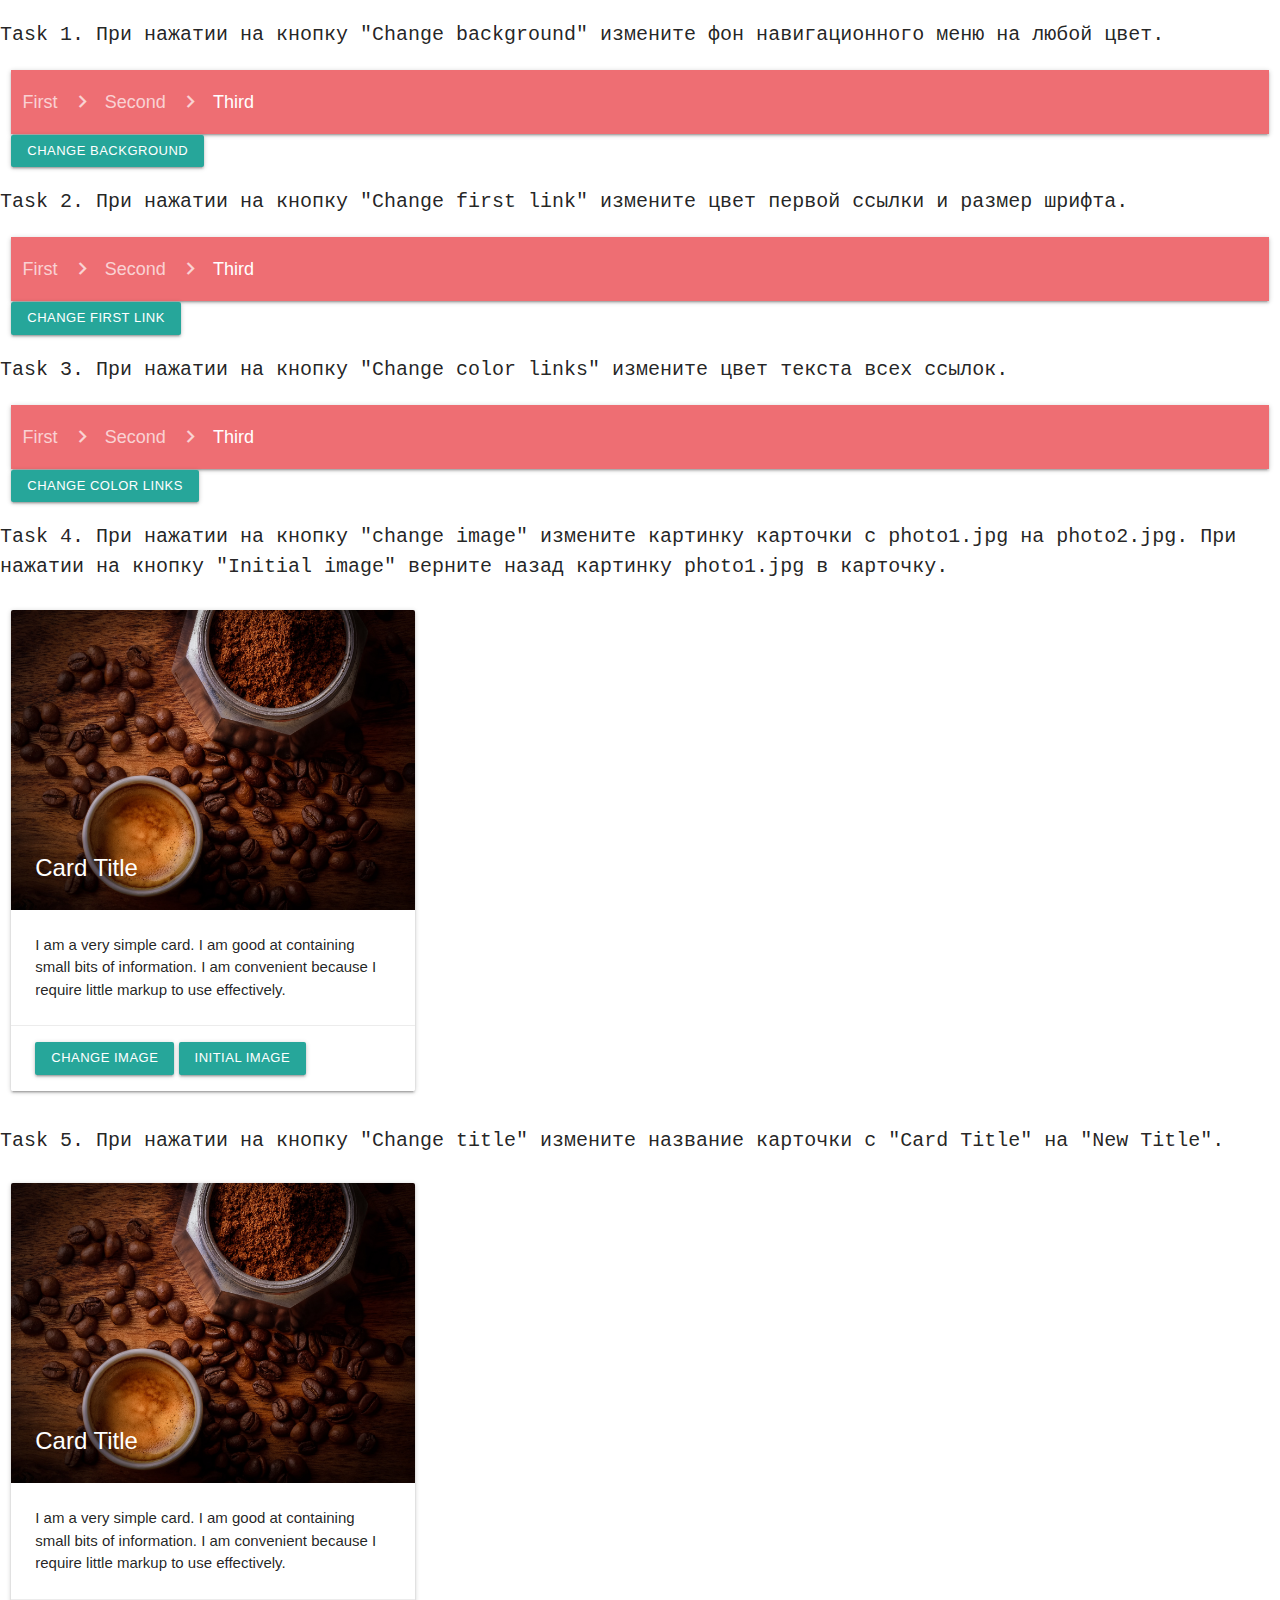
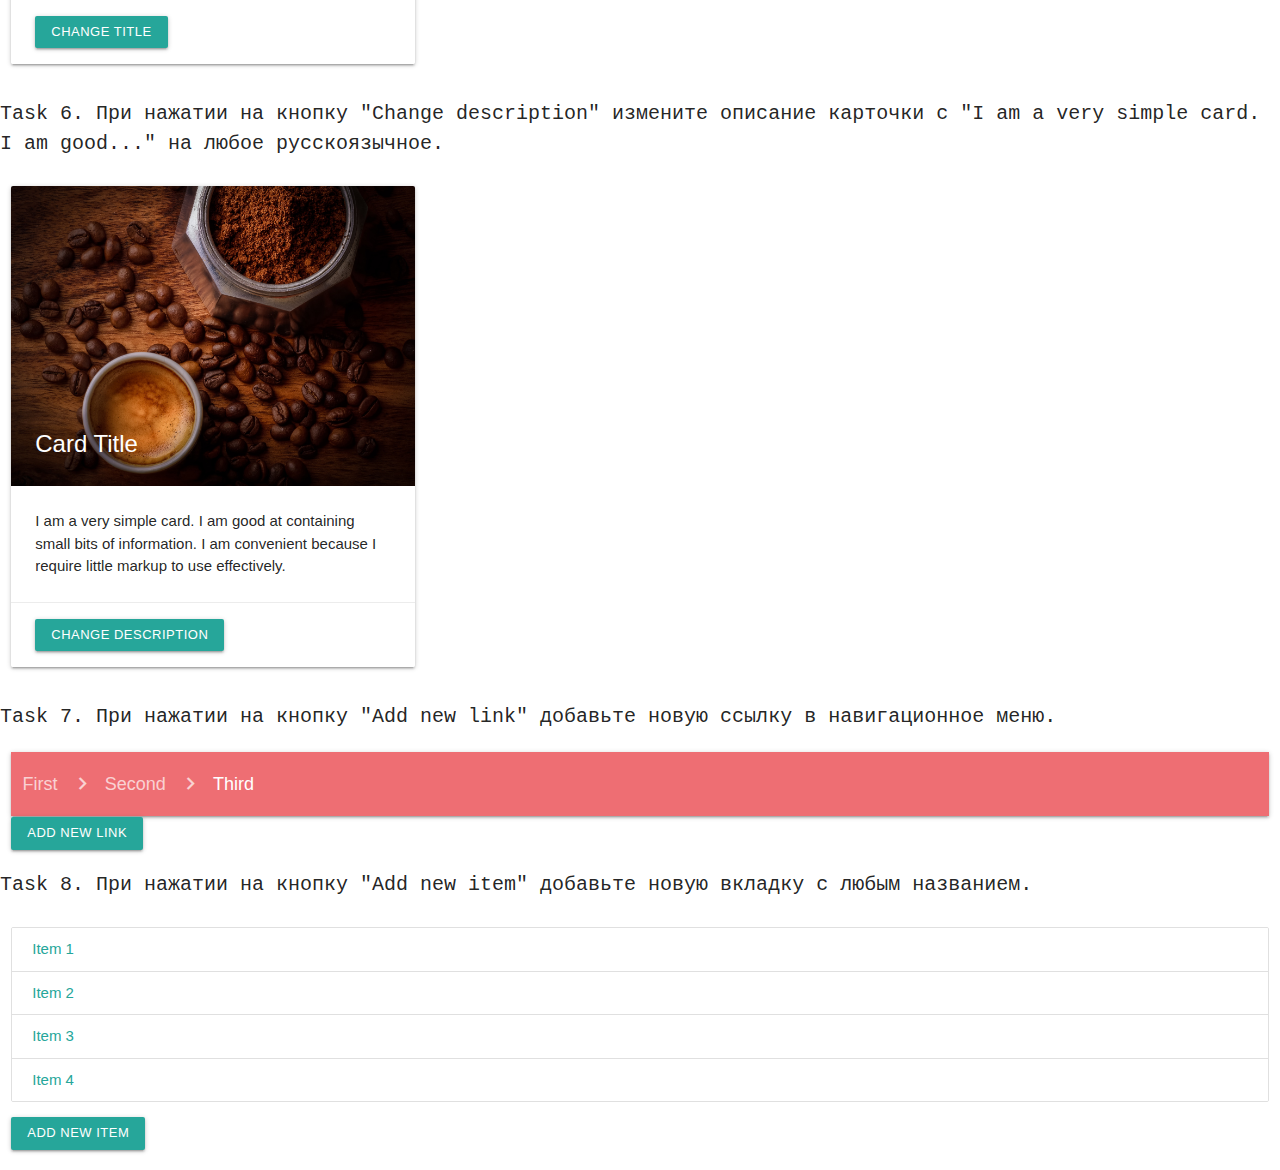
<file: practice10/index.html>
<!DOCTYPE html>
<html lang="en">

<head>
    <meta charset="UTF-8">
    <meta http-equiv="X-UA-Compatible" content="IE=edge">
    <meta name="viewport" content="width=device-width, initial-scale=1.0">
    <title>Document</title>
    <link rel="stylesheet" href="./lib/materialize.min.css">
    <link href="https://fonts.googleapis.com/icon?family=Material+Icons" rel="stylesheet">
    <link rel="stylesheet" href="styles/style.css">
</head>

<body>


    <!--------------Task1-------------->
    <pre>Task 1. При нажатии на кнопку "Change background" измените фон навигационного меню на любой цвет.</pre>

    <div class="row">
        <div class="col s12">
            <nav>
                <div class="nav-wrapper" id="naw-head">
                    <div class="col s12">
                        <a href="#!" class="breadcrumb">First</a>
                        <a href="#!" class="breadcrumb">Second</a>
                        <a href="#!" class="breadcrumb">Third</a>
                    </div>
                </div>
            </nav>
            <a onclick="changeBackground()" class="waves-effect waves-light btn-small">Change background</a>
        </div>
    </div>

    <!--------------Task2-------------->

    <pre>Task 2. При нажатии на кнопку "Change first link" измените цвет первой ссылки и размер шрифта.</pre>

    <div class="row">
        <div class="col s12">
            <nav>
                <div class="nav-wrapper" id="naw-head">
                    <div class="col s12">
                        <a href="#!" class="breadcrumb" id="first-link">First</a>
                        <a href="#!" class="breadcrumb">Second</a>
                        <a href="#!" class="breadcrumb">Third</a>
                    </div>
                </div>
            </nav>
            <a onclick="changeFirstLink()" class="waves-effect waves-light btn-small">Change first link</a>
        </div>
    </div>

    <!--------------Task3-------------->

    <pre>Task 3. При нажатии на кнопку "Change color links" измените цвет текста всех ссылок.</pre>

    <div class="row">
        <div class="col s12">
            <nav>
                <div class="nav-wrapper">
                    <div class="col s12">
                        <a href="#!" class="breadcrumb breadcrumb_links">First</a>
                        <a href="#!" class="breadcrumb breadcrumb_links">Second</a>
                        <a href="#!" class="breadcrumb breadcrumb_links">Third</a>
                    </div>
                </div>
            </nav>
            <a onclick="changeColorLinks()" class="waves-effect waves-light btn-small">Change color links</a>
        </div>
    </div>

    <!--------------Task4-------------->

    <pre>Task 4. При нажатии на кнопку "change image" измените картинку карточки с photo1.jpg на photo2.jpg. При нажатии на кнопку "Initial image" верните назад картинку photo1.jpg в карточку.</pre>

    <div class="row">
        <div class="col s12 m4">
            <div class="card first_task">
                <div class="card-image">
                    <img src="images/photo1.jpg" id="current-img">
                    <span class="card-title">Card Title</span>
                </div>
                <div class="card-content">
                    <p>I am a very simple card. I am good at containing small bits of information.
                        I am convenient because I require little markup to use effectively.</p>
                </div>
                <div class="card-action">
                    <a onclick="changeImage()" class="waves-effect waves-light btn-small">Change image</a>
                    <a onclick="changeImage2()" class="waves-effect waves-light btn-small">Initial image</a>
                </div>
            </div>
        </div>
    </div>

    <!--------------Task5-------------->


    <pre>Task 5. При нажатии на кнопку "Change title" измените название карточки с "Card Title" на "New Title".</pre>

    <div class="row">
        <div class="col s12 m4">
            <div class="card first_task">
                <div class="card-image">
                    <img src="images/photo1.jpg" id="current-img">
                    <span class="card-title" id="card2-title">Card Title</span>
                </div>
                <div class="card-content">
                    <p>I am a very simple card. I am good at containing small bits of information.
                        I am convenient because I require little markup to use effectively.</p>
                </div>
                <div class="card-action">
                    <a onclick="changeTitle()" class="waves-effect waves-light btn-small">Change title</a>
                </div>
            </div>
        </div>
    </div>


    <!--------------Task6-------------->


    <pre>Task 6. При нажатии на кнопку "Change description" измените описание карточки с "I am a very simple card. I am good..." на любое русскоязычное.</pre>

    <div class="row">
        <div class="col s12 m4">
            <div class="card first_task">
                <div class="card-image">
                    <img src="images/photo1.jpg" id="current-img">
                    <span class="card-title" id="card2-title">Card Title</span>
                </div>
                <div class="card-content">
                    <p id="description">I am a very simple card. I am good at containing small bits of information.
                        I am convenient because I require little markup to use effectively.</p>
                </div>
                <div class="card-action">
                    <a onclick="changeDescription()" class="waves-effect waves-light btn-small">Change description</a>
                </div>
            </div>
        </div>
    </div>

    <!--------------Task7-------------->

    <pre>Task 7. При нажатии на кнопку "Add new link" добавьте новую ссылку в навигационное меню.</pre>

    <div class="row">
        <div class="col s12">
            <nav>
                <div class="nav-wrapper">
                    <div class="col s12" id="list-links">
                        <a href="#!" class="breadcrumb">First</a>
                        <a href="#!" class="breadcrumb">Second</a>
                        <a href="#!" class="breadcrumb">Third</a>
                    </div>
                </div>
            </nav>
            <a onclick="addNewLink()" class="waves-effect waves-light btn-small">Add new link</a>
        </div>
    </div>

    <!--------------Task8-------------->

    <pre>Task 8. При нажатии на кнопку "Add new item" добавьте новую вкладку с любым названием.</pre>

    <div class="row">
        <div class="col s12">
            <div class="collection">
                <a href="#!" class="collection-item">Item 1</a>
                <a href="#!" class="collection-item">Item 2</a>
                <a href="#!" class="collection-item">Item 3</a>
                <a href="#!" class="collection-item">Item 4</a>
            </div>

            <a onclick="addNewItem()" class="waves-effect waves-light btn-small">Add new Item</a>
        </div>
    </div>



    <script src="script.js"></script>

</body>

</html>
</file>
<file: practice10/styles/style.css>
.container1{
    display: grid;
    width: 500px;
    height: 500px;
    grid-template-rows: repeat(5,1fr);
    grid-template-columns: repeat(5,100px);
    /* grid-row: 1fr 1fr 1fr 1fr 1fr;
    grid-column: 100px 100px 100px 100px 100px;
     */grid-row-gap: 10px;
    grid-column-gap: 10px;
    
}

.container1 div{
    background-color: antiquewhite;
}

.tree__films li{
    padding-left: 30px;
}

pre{
    font-size: 20px;
    white-space: normal;
}

.todo__list li{
    display: flex;
}

.todo__list .name{
    color: blue;
}

.club-image img{
    max-width: 100%;
    height: 360px;
    object-fit: cover;
}

.input-field>label{
    position: relative;
}

.first_task img{
    height: 300px;
    object-fit: cover;
}
</file>
